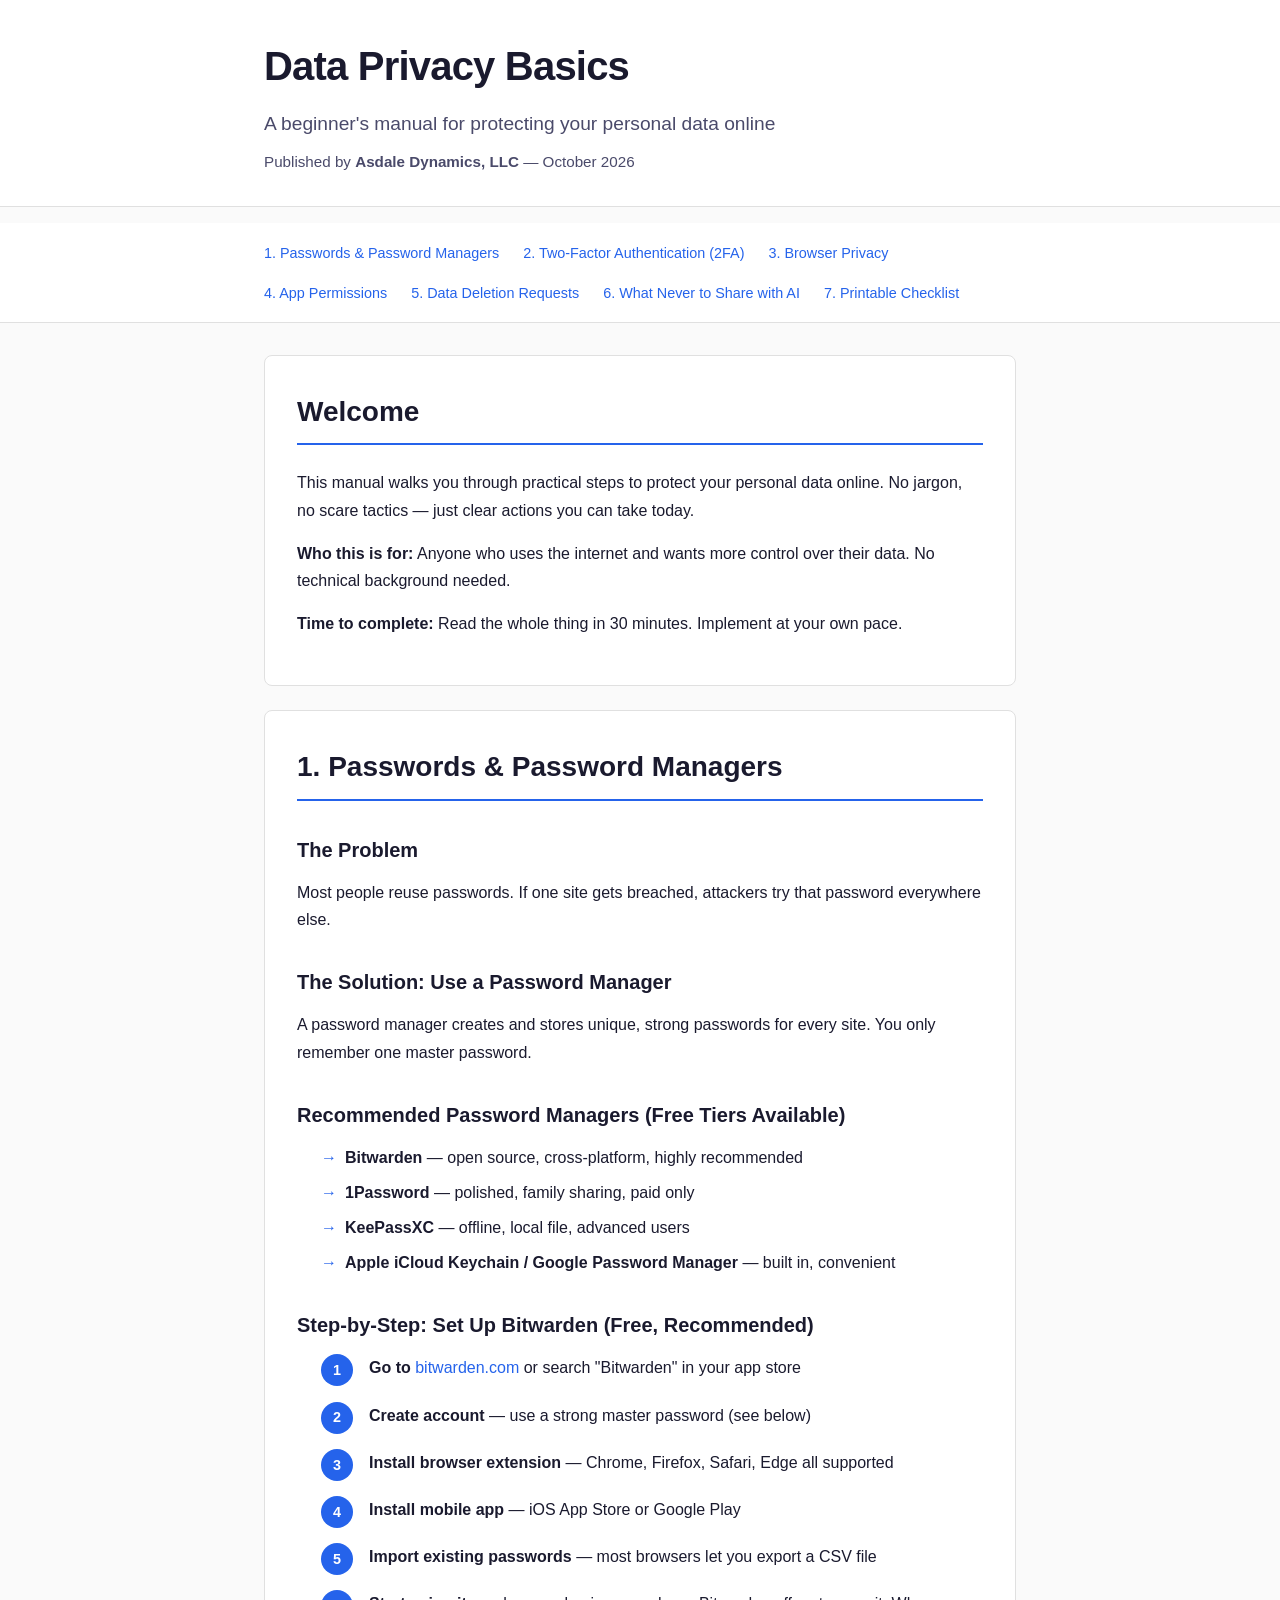
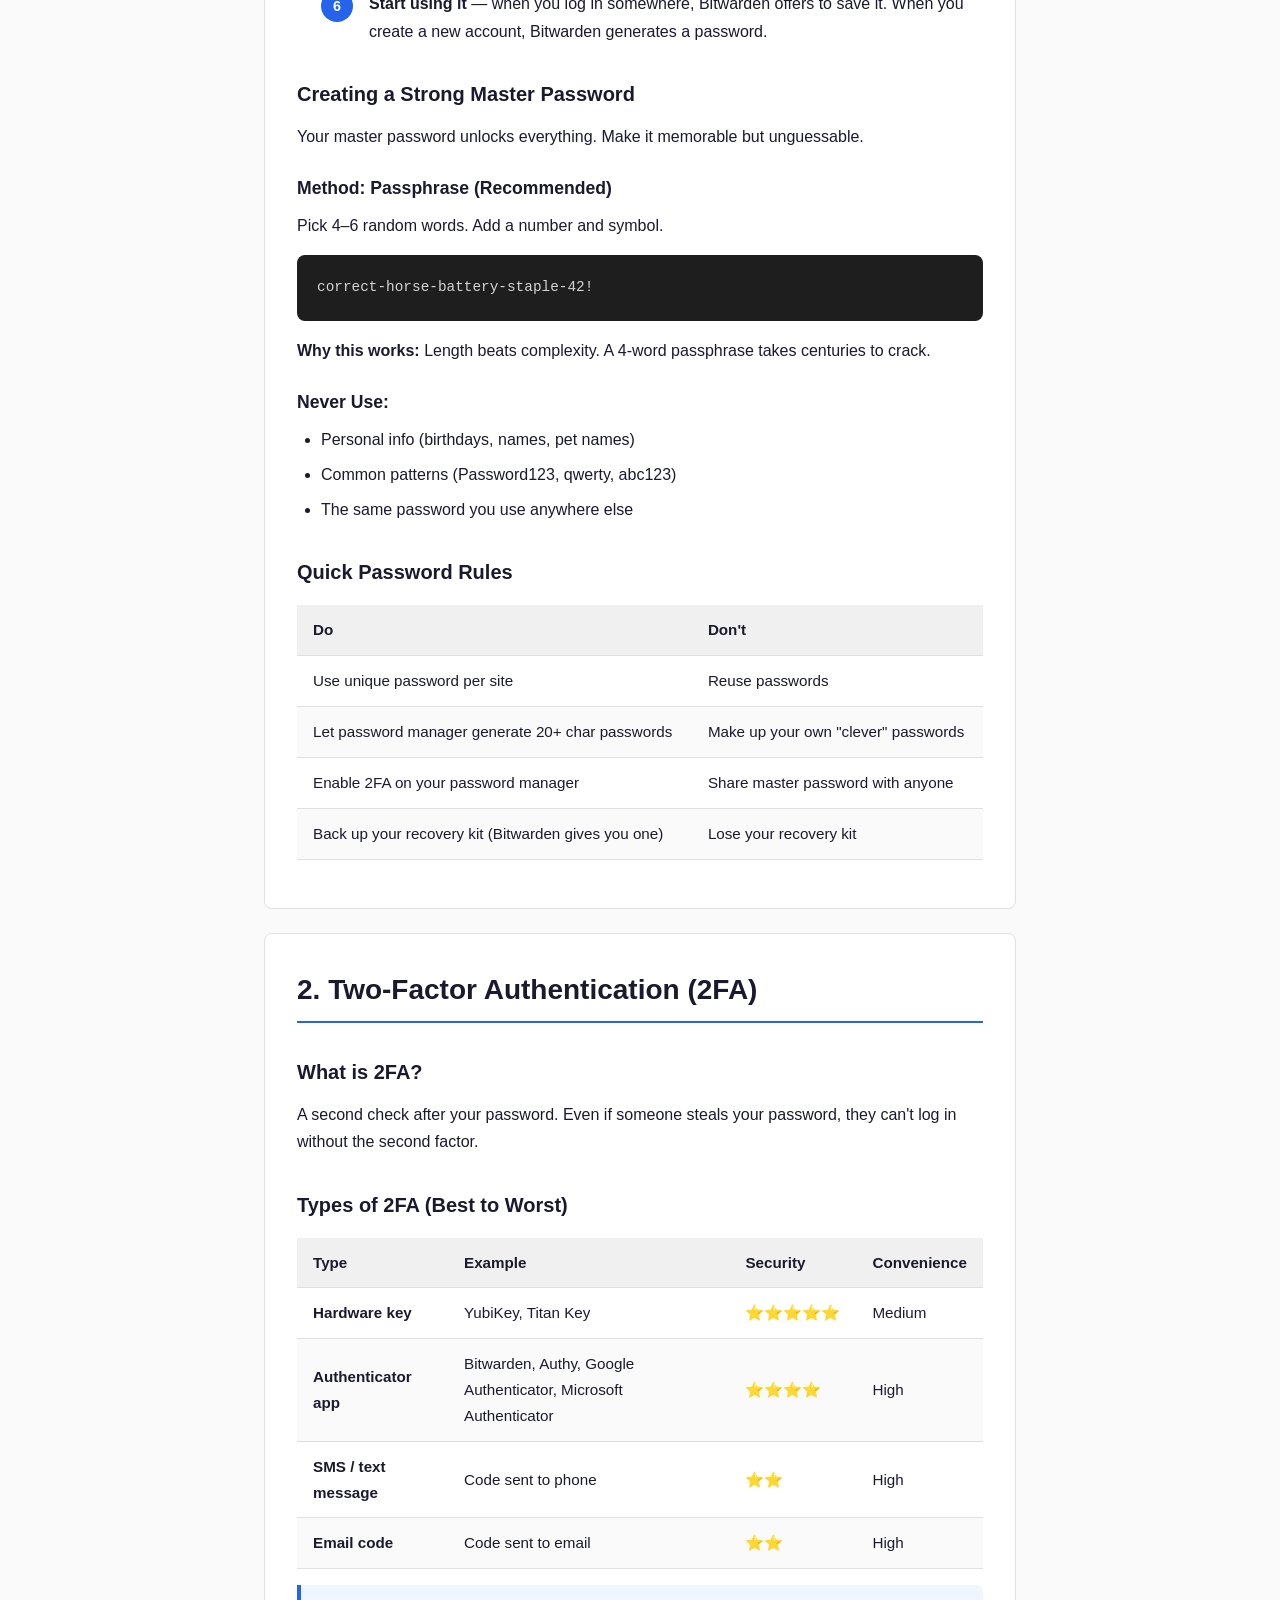
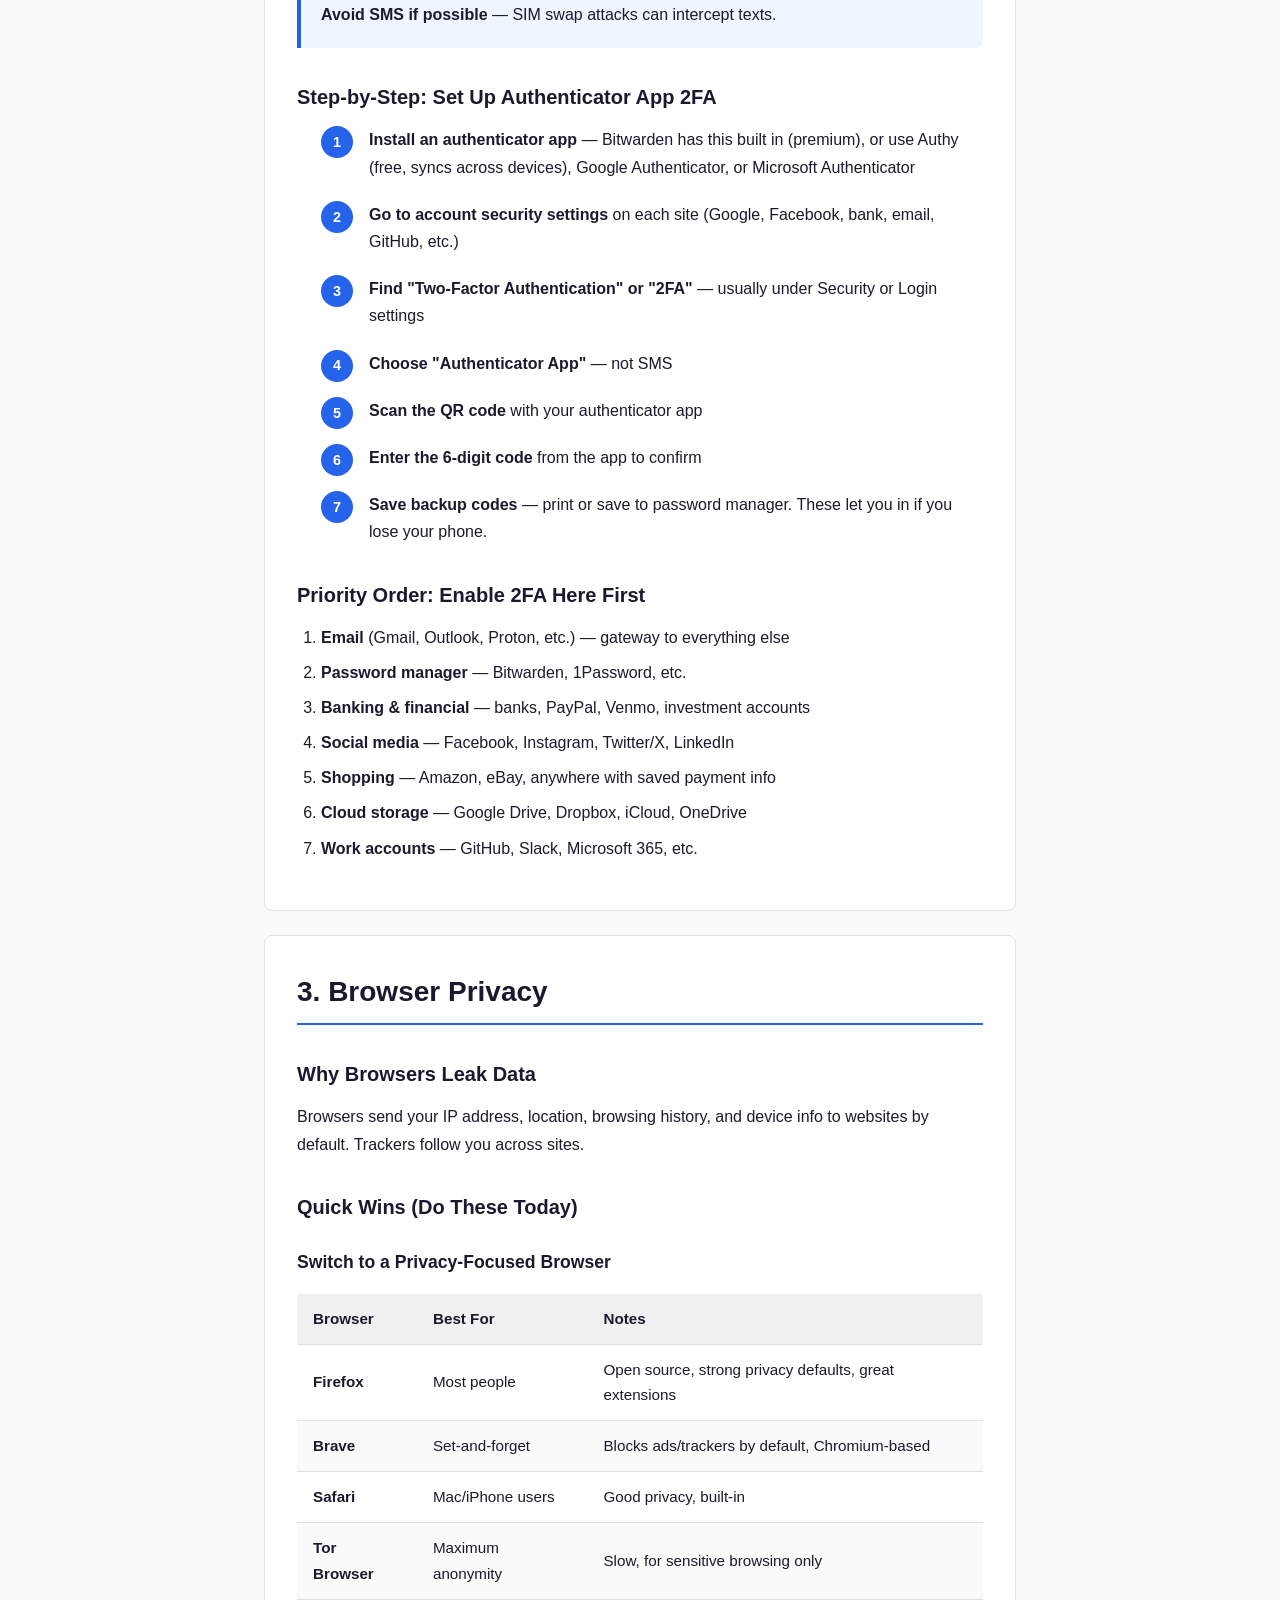
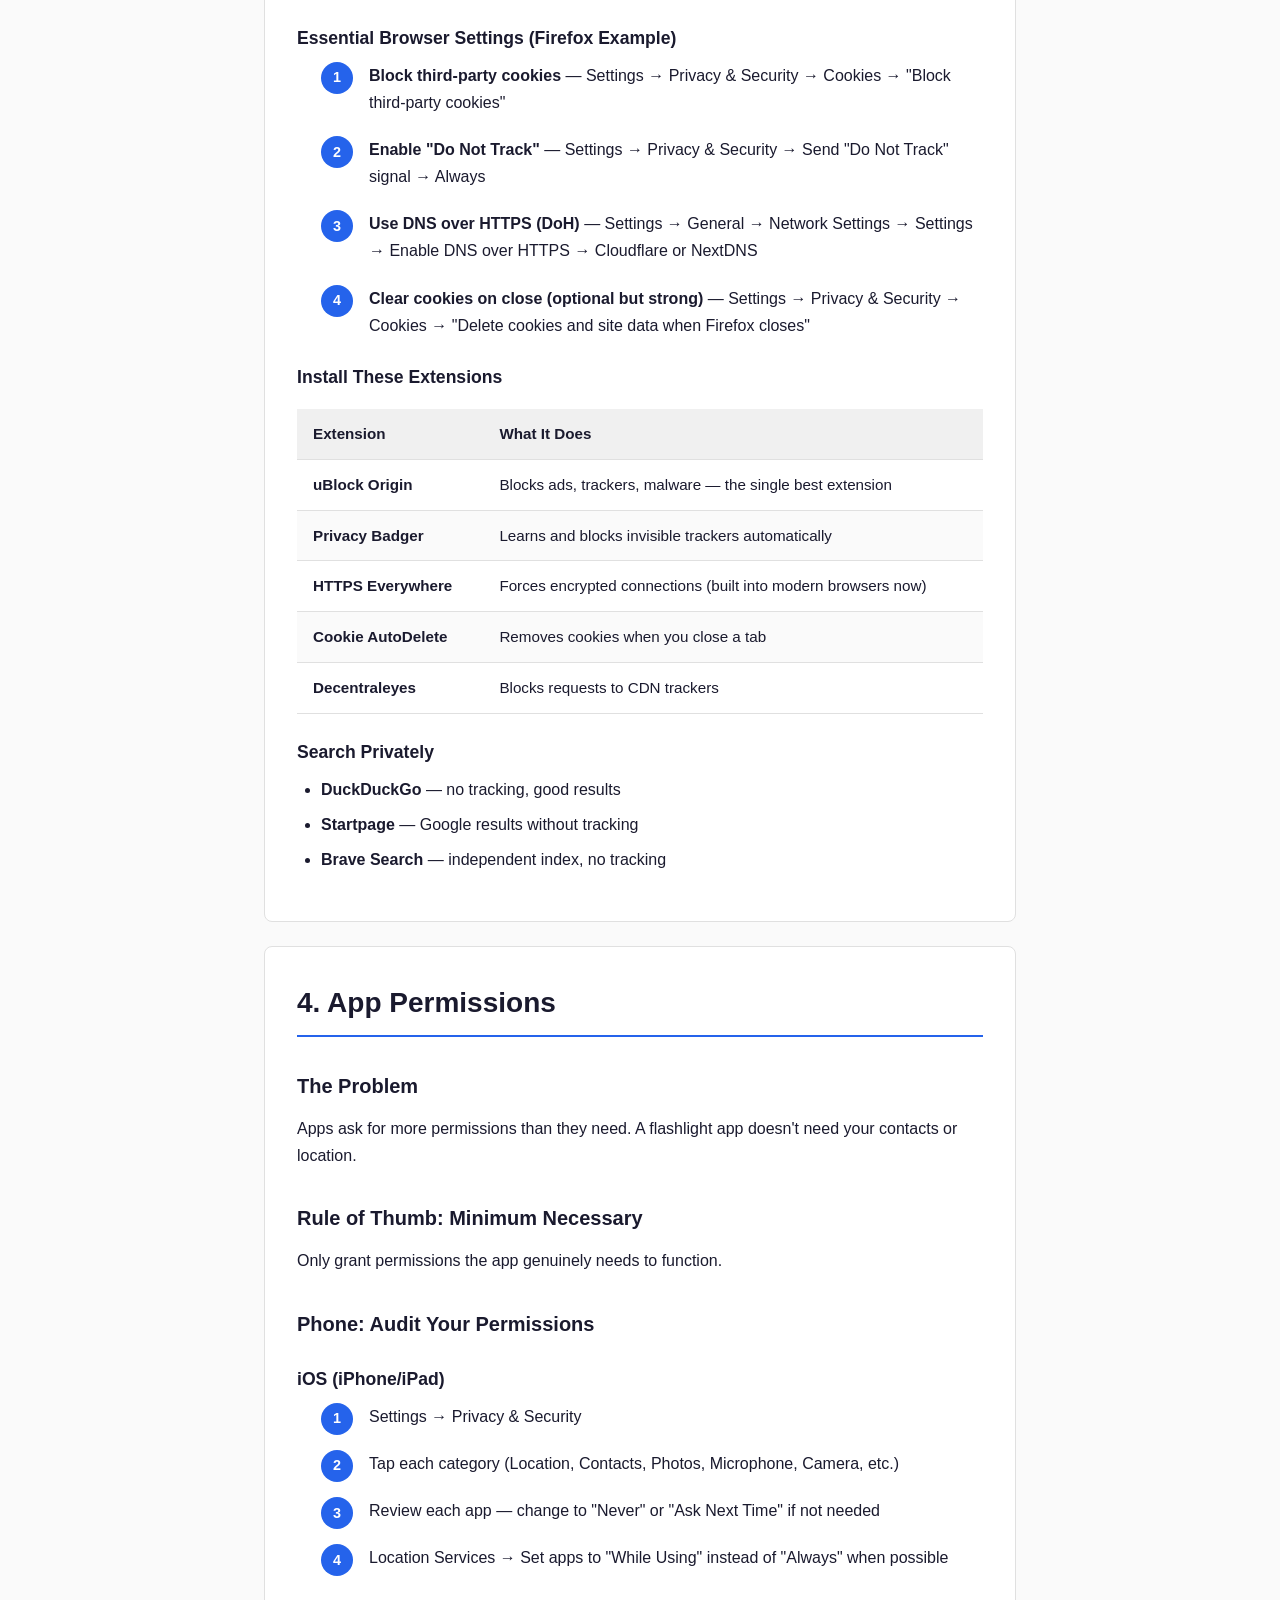
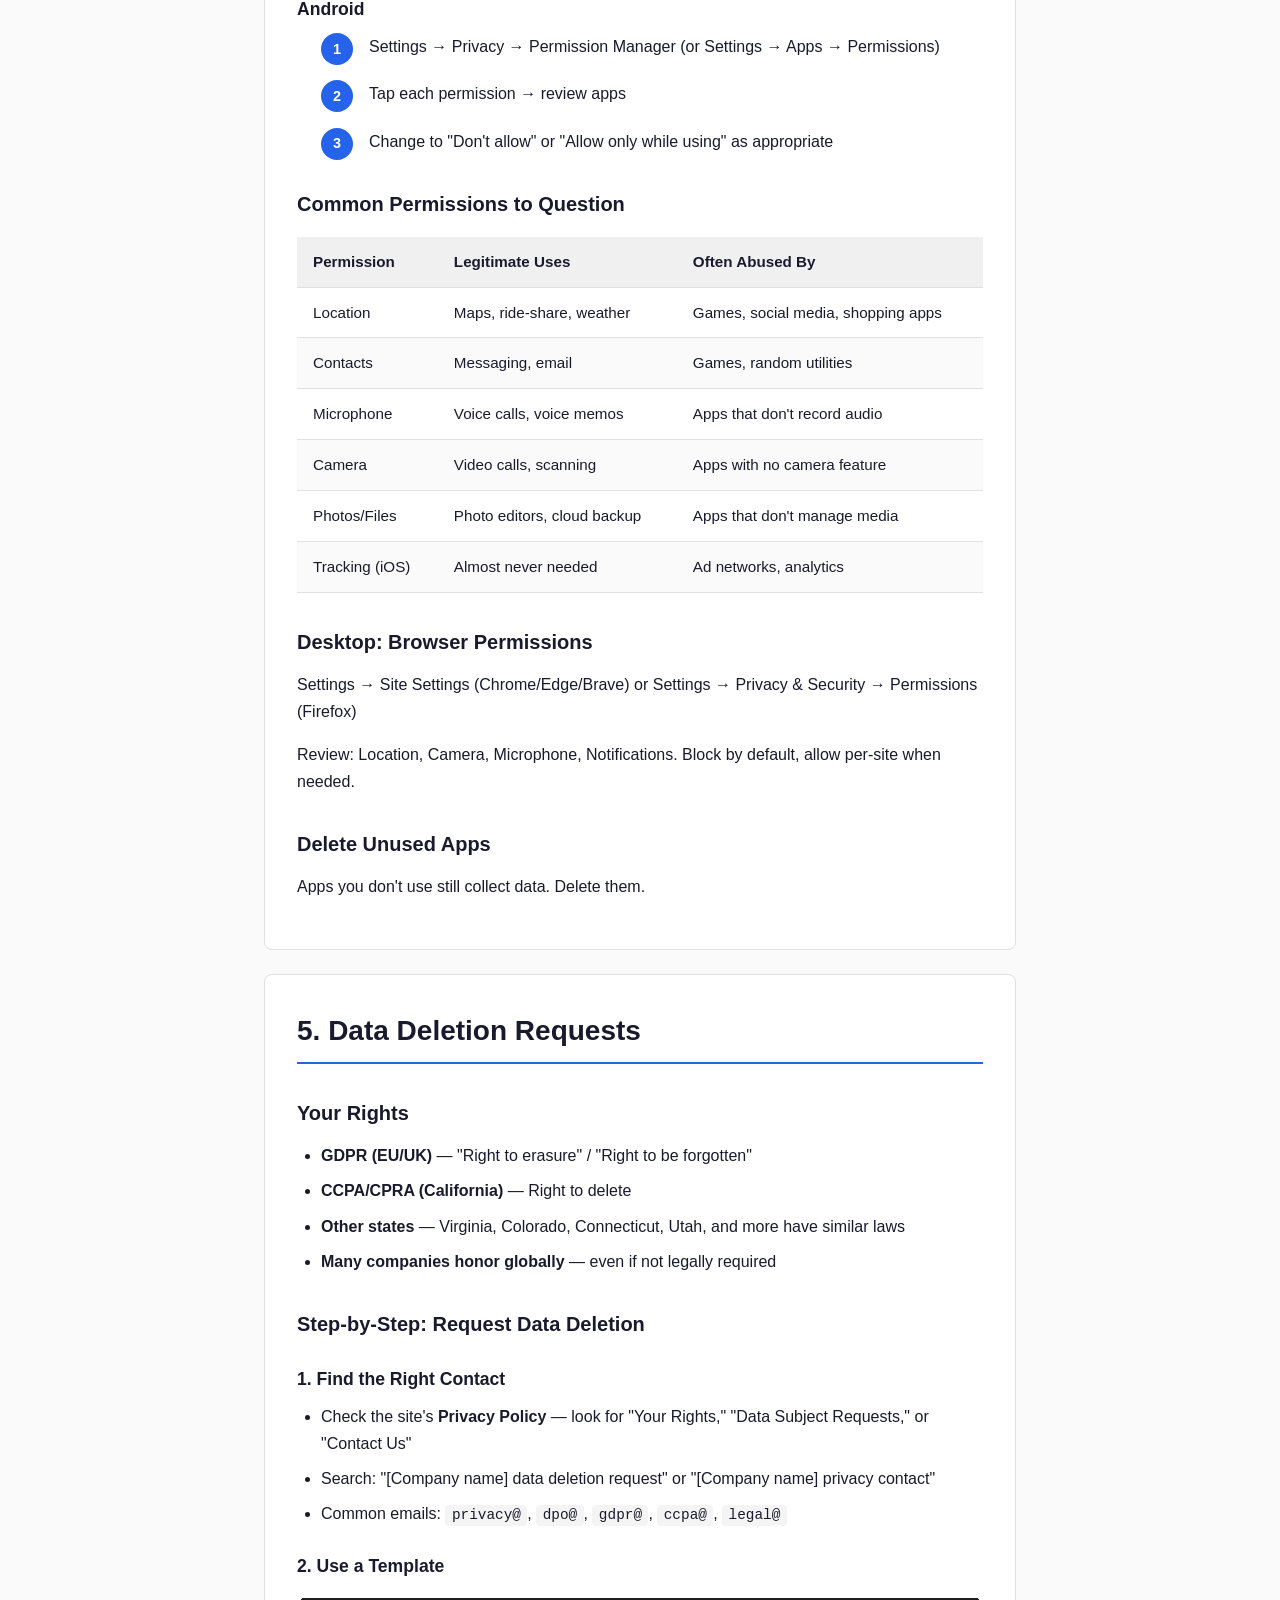
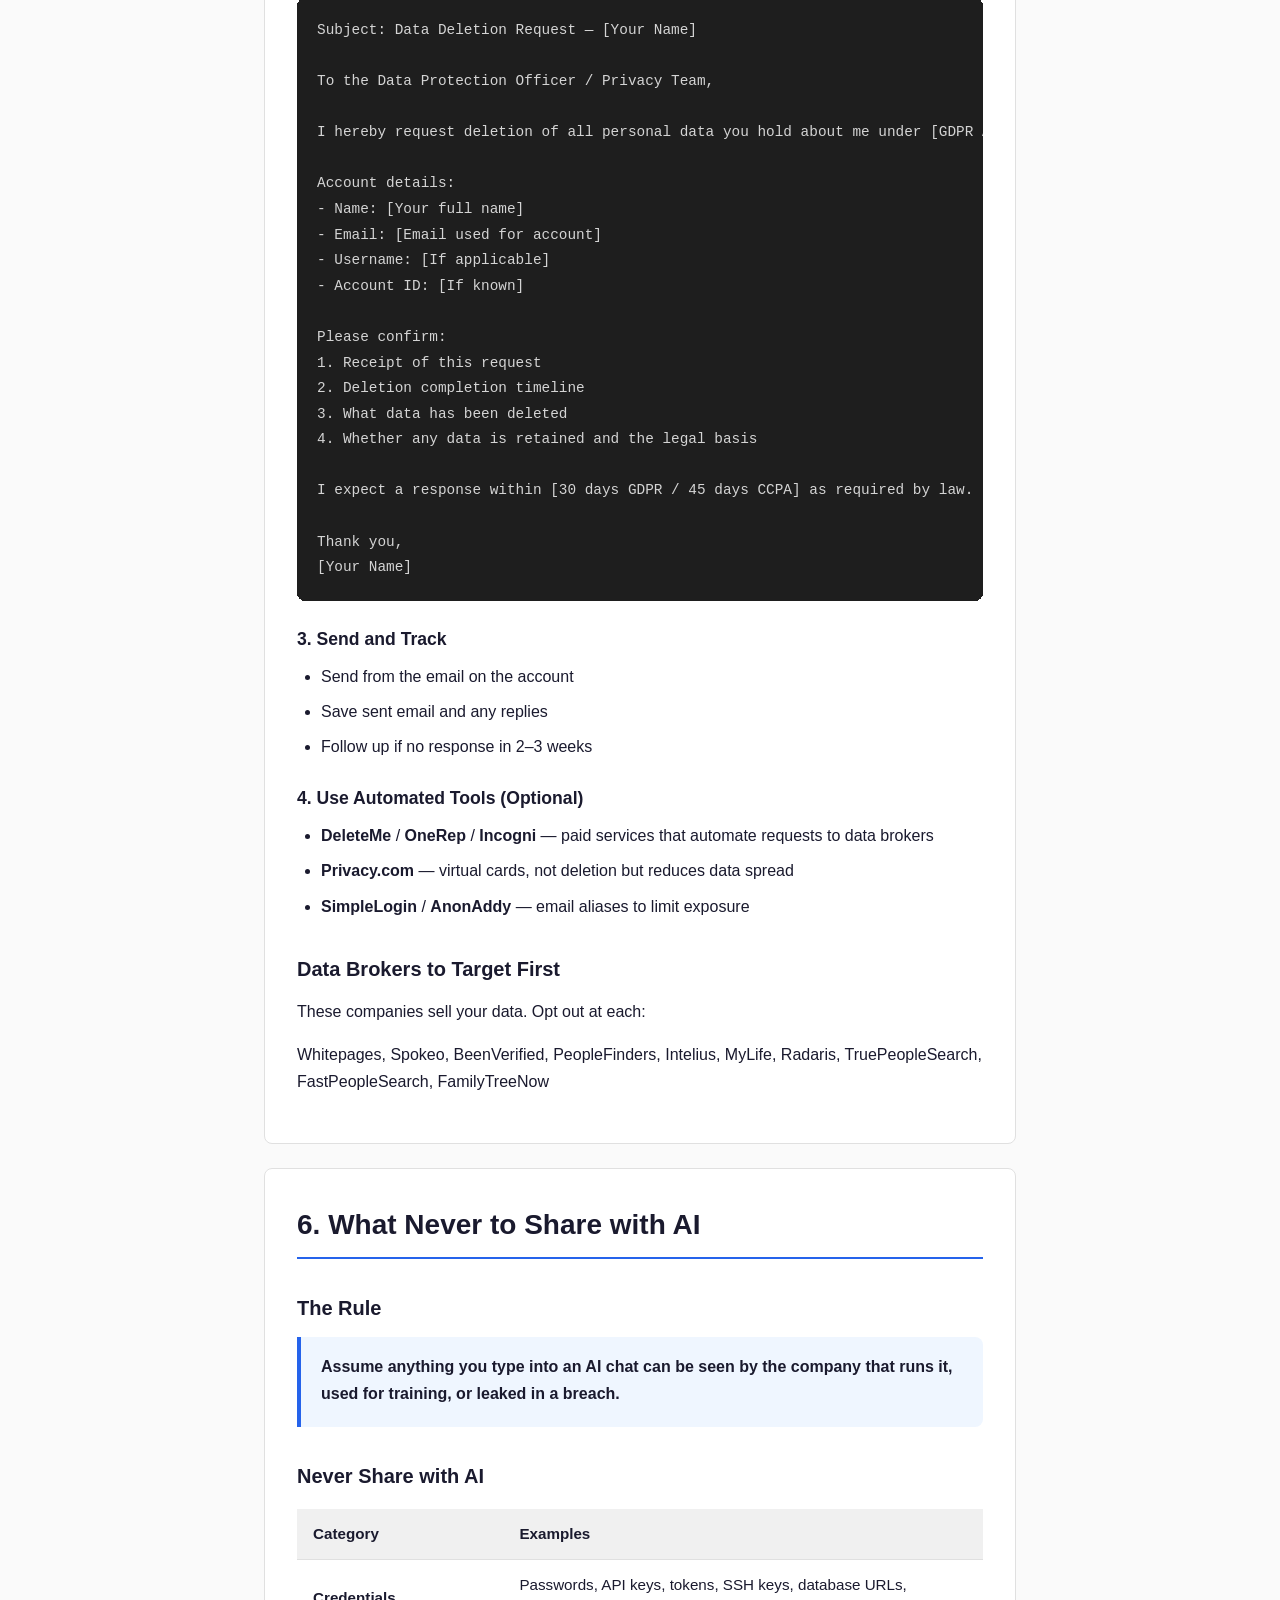
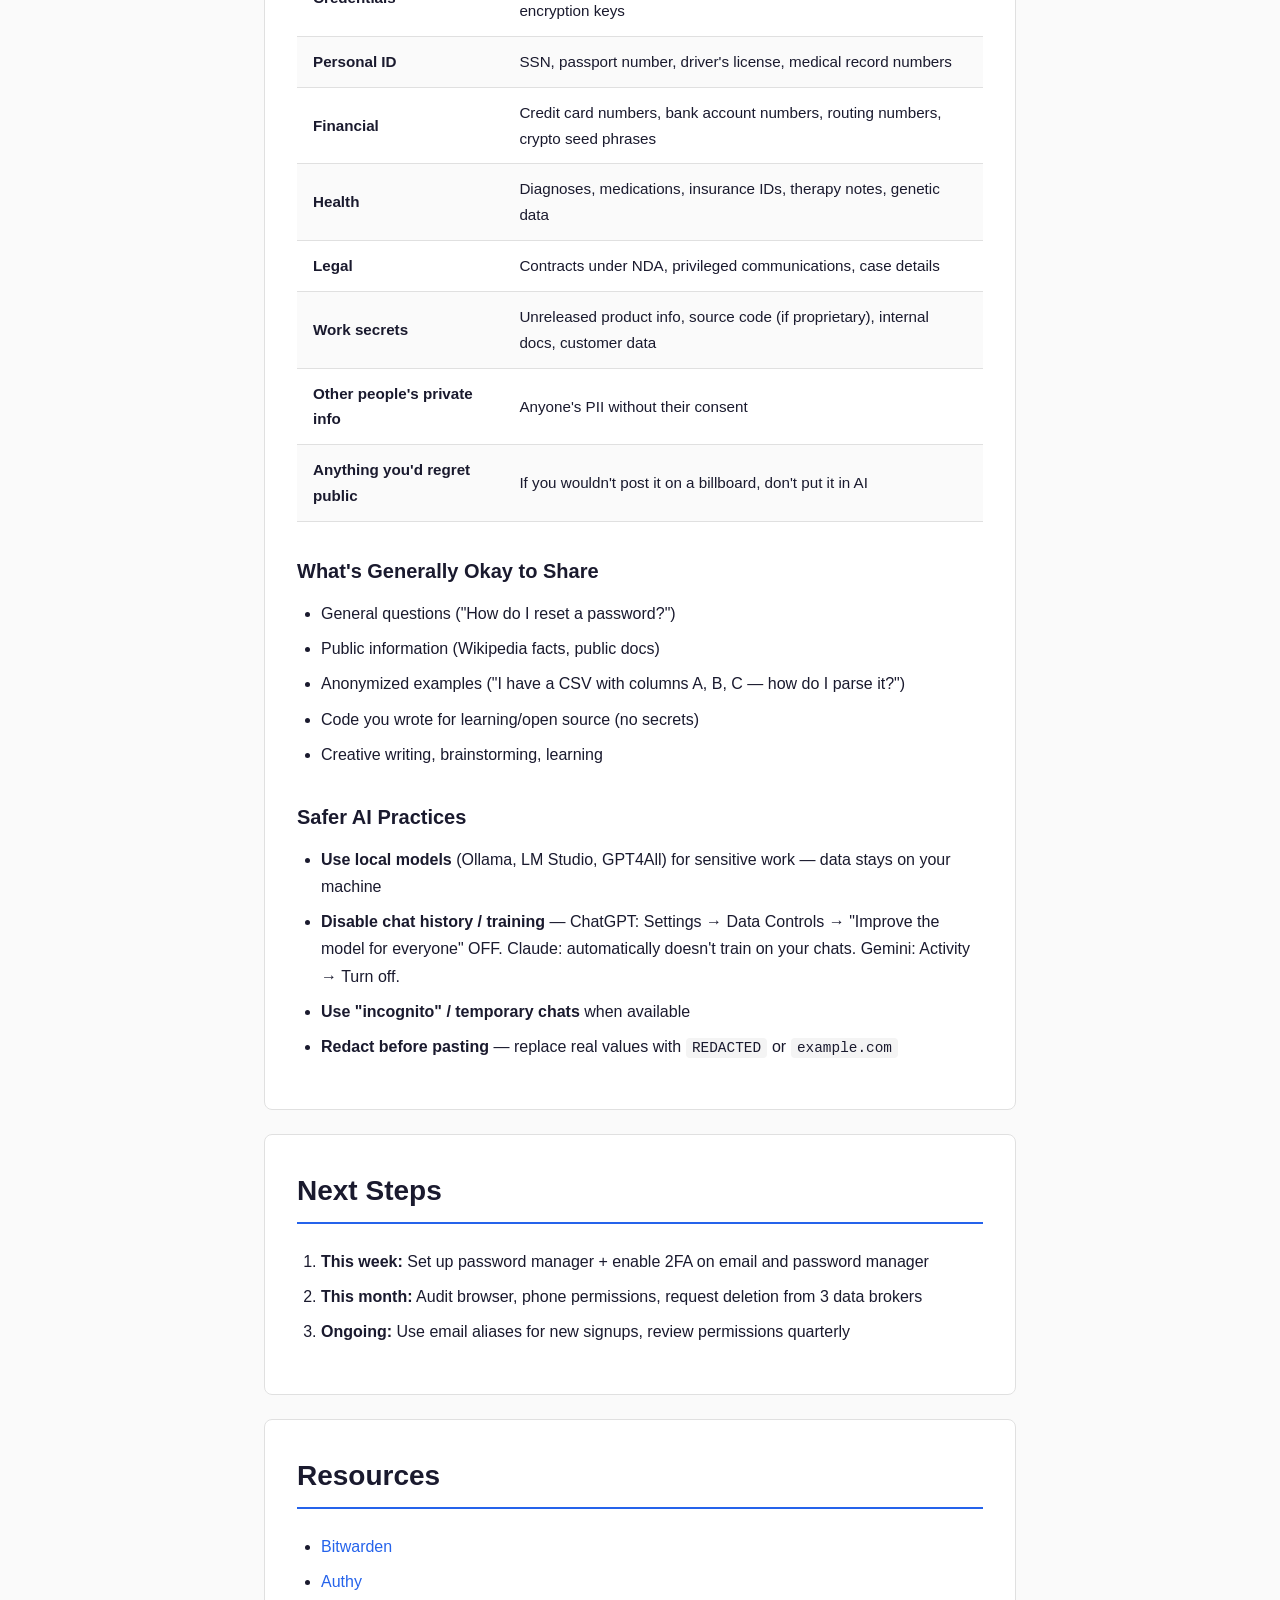
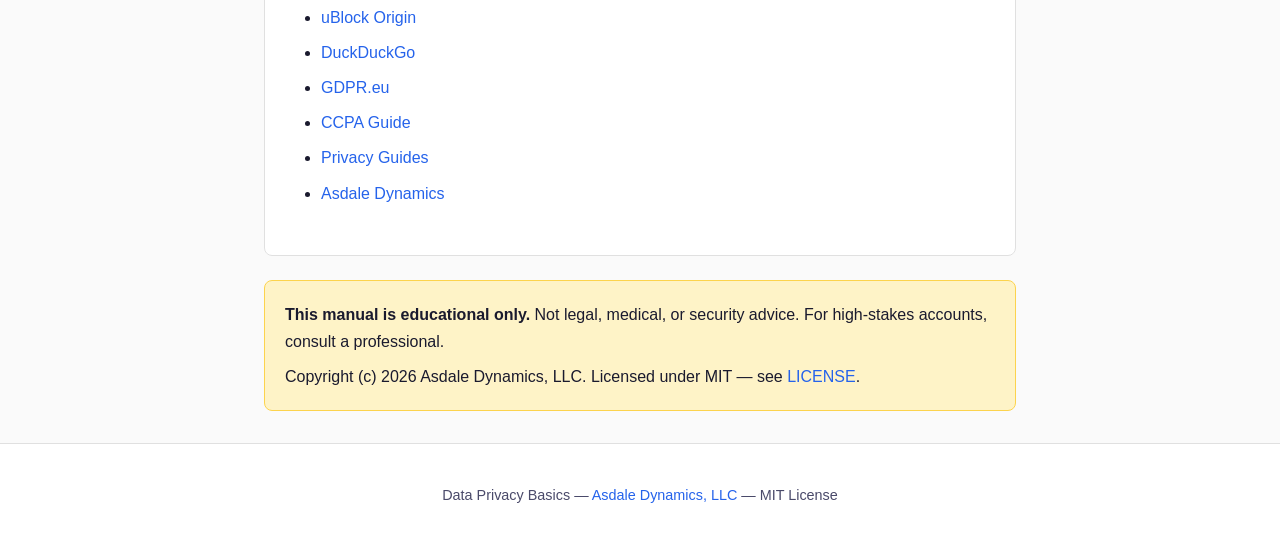
<file: site/index.html>
<!DOCTYPE html>
<html lang="en">
<head>
  <meta charset="UTF-8">
  <meta name="viewport" content="width=device-width, initial-scale=1.0">
  <meta name="description" content="Data Privacy Basics — A beginner's manual for protecting personal data online. Passwords, 2FA, browser privacy, app permissions, data deletion, and AI privacy.">
  <title>Data Privacy Basics — Asdale Dynamics, LLC</title>
  <link rel="stylesheet" href="assets/style.css">
</head>
<body>
  <header class="site-header">
    <div class="container">
      <h1>Data Privacy Basics</h1>
      <p class="subtitle">A beginner's manual for protecting your personal data online</p>
      <p class="credit">Published by <strong>Asdale Dynamics, LLC</strong> — October 2026</p>
    </div>
  </header>

  <nav class="toc" aria-label="Table of Contents">
    <div class="container">
      <ul>
        <li><a href="#passwords">1. Passwords & Password Managers</a></li>
        <li><a href="#2fa">2. Two-Factor Authentication (2FA)</a></li>
        <li><a href="#browser">3. Browser Privacy</a></li>
        <li><a href="#apps">4. App Permissions</a></li>
        <li><a href="#deletion">5. Data Deletion Requests</a></li>
        <li><a href="#ai">6. What Never to Share with AI</a></li>
        <li><a href="checklist.html">7. Printable Checklist</a></li>
      </ul>
    </div>
  </nav>

  <main class="container">
    <section id="intro" class="section">
      <h2>Welcome</h2>
      <p>This manual walks you through practical steps to protect your personal data online. No jargon, no scare tactics — just clear actions you can take today.</p>
      <p><strong>Who this is for:</strong> Anyone who uses the internet and wants more control over their data. No technical background needed.</p>
      <p><strong>Time to complete:</strong> Read the whole thing in 30 minutes. Implement at your own pace.</p>
    </section>

    <section id="passwords" class="section">
      <h2>1. Passwords & Password Managers</h2>

      <h3>The Problem</h3>
      <p>Most people reuse passwords. If one site gets breached, attackers try that password everywhere else.</p>

      <h3>The Solution: Use a Password Manager</h3>
      <p>A password manager creates and stores unique, strong passwords for every site. You only remember one master password.</p>

      <h3>Recommended Password Managers (Free Tiers Available)</h3>
      <ul class="recommendations">
        <li><strong>Bitwarden</strong> — open source, cross-platform, highly recommended</li>
        <li><strong>1Password</strong> — polished, family sharing, paid only</li>
        <li><strong>KeePassXC</strong> — offline, local file, advanced users</li>
        <li><strong>Apple iCloud Keychain / Google Password Manager</strong> — built in, convenient</li>
      </ul>

      <h3>Step-by-Step: Set Up Bitwarden (Free, Recommended)</h3>
      <ol class="steps">
        <li><strong>Go to</strong> <a href="https://bitwarden.com" target="_blank" rel="noopener">bitwarden.com</a> or search "Bitwarden" in your app store</li>
        <li><strong>Create account</strong> — use a strong master password (see below)</li>
        <li><strong>Install browser extension</strong> — Chrome, Firefox, Safari, Edge all supported</li>
        <li><strong>Install mobile app</strong> — iOS App Store or Google Play</li>
        <li><strong>Import existing passwords</strong> — most browsers let you export a CSV file</li>
        <li><strong>Start using it</strong> — when you log in somewhere, Bitwarden offers to save it. When you create a new account, Bitwarden generates a password.</li>
      </ol>

      <h3>Creating a Strong Master Password</h3>
      <p>Your master password unlocks everything. Make it memorable but unguessable.</p>
      
      <h4>Method: Passphrase (Recommended)</h4>
      <p>Pick 4–6 random words. Add a number and symbol.</p>
      <pre><code>correct-horse-battery-staple-42!</code></pre>
      <p><strong>Why this works:</strong> Length beats complexity. A 4-word passphrase takes centuries to crack.</p>

      <h4>Never Use:</h4>
      <ul>
        <li>Personal info (birthdays, names, pet names)</li>
        <li>Common patterns (Password123, qwerty, abc123)</li>
        <li>The same password you use anywhere else</li>
      </ul>

      <h3>Quick Password Rules</h3>
      <table>
        <thead>
          <tr><th>Do</th><th>Don't</th></tr>
        </thead>
        <tbody>
          <tr><td>Use unique password per site</td><td>Reuse passwords</td></tr>
          <tr><td>Let password manager generate 20+ char passwords</td><td>Make up your own "clever" passwords</td></tr>
          <tr><td>Enable 2FA on your password manager</td><td>Share master password with anyone</td></tr>
          <tr><td>Back up your recovery kit (Bitwarden gives you one)</td><td>Lose your recovery kit</td></tr>
        </tbody>
      </table>
    </section>

    <section id="2fa" class="section">
      <h2>2. Two-Factor Authentication (2FA)</h2>

      <h3>What is 2FA?</h3>
      <p>A second check after your password. Even if someone steals your password, they can't log in without the second factor.</p>

      <h3>Types of 2FA (Best to Worst)</h3>
      <table>
        <thead>
          <tr><th>Type</th><th>Example</th><th>Security</th><th>Convenience</th></tr>
        </thead>
        <tbody>
          <tr><td><strong>Hardware key</strong></td><td>YubiKey, Titan Key</td><td>⭐⭐⭐⭐⭐</td><td>Medium</td></tr>
          <tr><td><strong>Authenticator app</strong></td><td>Bitwarden, Authy, Google Authenticator, Microsoft Authenticator</td><td>⭐⭐⭐⭐</td><td>High</td></tr>
          <tr><td><strong>SMS / text message</strong></td><td>Code sent to phone</td><td>⭐⭐</td><td>High</td></tr>
          <tr><td><strong>Email code</strong></td><td>Code sent to email</td><td>⭐⭐</td><td>High</td></tr>
        </tbody>
      </table>
      <p class="note"><strong>Avoid SMS if possible</strong> — SIM swap attacks can intercept texts.</p>

      <h3>Step-by-Step: Set Up Authenticator App 2FA</h3>
      <ol class="steps">
        <li><strong>Install an authenticator app</strong> — Bitwarden has this built in (premium), or use Authy (free, syncs across devices), Google Authenticator, or Microsoft Authenticator</li>
        <li><strong>Go to account security settings</strong> on each site (Google, Facebook, bank, email, GitHub, etc.)</li>
        <li><strong>Find "Two-Factor Authentication" or "2FA"</strong> — usually under Security or Login settings</li>
        <li><strong>Choose "Authenticator App"</strong> — not SMS</li>
        <li><strong>Scan the QR code</strong> with your authenticator app</li>
        <li><strong>Enter the 6-digit code</strong> from the app to confirm</li>
        <li><strong>Save backup codes</strong> — print or save to password manager. These let you in if you lose your phone.</li>
      </ol>

      <h3>Priority Order: Enable 2FA Here First</h3>
      <ol>
        <li><strong>Email</strong> (Gmail, Outlook, Proton, etc.) — gateway to everything else</li>
        <li><strong>Password manager</strong> — Bitwarden, 1Password, etc.</li>
        <li><strong>Banking & financial</strong> — banks, PayPal, Venmo, investment accounts</li>
        <li><strong>Social media</strong> — Facebook, Instagram, Twitter/X, LinkedIn</li>
        <li><strong>Shopping</strong> — Amazon, eBay, anywhere with saved payment info</li>
        <li><strong>Cloud storage</strong> — Google Drive, Dropbox, iCloud, OneDrive</li>
        <li><strong>Work accounts</strong> — GitHub, Slack, Microsoft 365, etc.</li>
      </ol>
    </section>

    <section id="browser" class="section">
      <h2>3. Browser Privacy</h2>

      <h3>Why Browsers Leak Data</h3>
      <p>Browsers send your IP address, location, browsing history, and device info to websites by default. Trackers follow you across sites.</p>

      <h3>Quick Wins (Do These Today)</h3>

      <h4>Switch to a Privacy-Focused Browser</h4>
      <table>
        <thead>
          <tr><th>Browser</th><th>Best For</th><th>Notes</th></tr>
        </thead>
        <tbody>
          <tr><td><strong>Firefox</strong></td><td>Most people</td><td>Open source, strong privacy defaults, great extensions</td></tr>
          <tr><td><strong>Brave</strong></td><td>Set-and-forget</td><td>Blocks ads/trackers by default, Chromium-based</td></tr>
          <tr><td><strong>Safari</strong></td><td>Mac/iPhone users</td><td>Good privacy, built-in</td></tr>
          <tr><td><strong>Tor Browser</strong></td><td>Maximum anonymity</td><td>Slow, for sensitive browsing only</td></tr>
        </tbody>
      </table>

      <h4>Essential Browser Settings (Firefox Example)</h4>
      <ol class="steps">
        <li><strong>Block third-party cookies</strong> — Settings → Privacy & Security → Cookies → "Block third-party cookies"</li>
        <li><strong>Enable "Do Not Track"</strong> — Settings → Privacy & Security → Send "Do Not Track" signal → Always</li>
        <li><strong>Use DNS over HTTPS (DoH)</strong> — Settings → General → Network Settings → Settings → Enable DNS over HTTPS → Cloudflare or NextDNS</li>
        <li><strong>Clear cookies on close (optional but strong)</strong> — Settings → Privacy & Security → Cookies → "Delete cookies and site data when Firefox closes"</li>
      </ol>

      <h4>Install These Extensions</h4>
      <table>
        <thead>
          <tr><th>Extension</th><th>What It Does</th></tr>
        </thead>
        <tbody>
          <tr><td><strong>uBlock Origin</strong></td><td>Blocks ads, trackers, malware — the single best extension</td></tr>
          <tr><td><strong>Privacy Badger</strong></td><td>Learns and blocks invisible trackers automatically</td></tr>
          <tr><td><strong>HTTPS Everywhere</strong></td><td>Forces encrypted connections (built into modern browsers now)</td></tr>
          <tr><td><strong>Cookie AutoDelete</strong></td><td>Removes cookies when you close a tab</td></tr>
          <tr><td><strong>Decentraleyes</strong></td><td>Blocks requests to CDN trackers</td></tr>
        </tbody>
      </table>

      <h4>Search Privately</h4>
      <ul>
        <li><strong>DuckDuckGo</strong> — no tracking, good results</li>
        <li><strong>Startpage</strong> — Google results without tracking</li>
        <li><strong>Brave Search</strong> — independent index, no tracking</li>
      </ul>
    </section>

    <section id="apps" class="section">
      <h2>4. App Permissions</h2>

      <h3>The Problem</h3>
      <p>Apps ask for more permissions than they need. A flashlight app doesn't need your contacts or location.</p>

      <h3>Rule of Thumb: Minimum Necessary</h3>
      <p>Only grant permissions the app genuinely needs to function.</p>

      <h3>Phone: Audit Your Permissions</h3>

      <h4>iOS (iPhone/iPad)</h4>
      <ol class="steps">
        <li>Settings → Privacy & Security</li>
        <li>Tap each category (Location, Contacts, Photos, Microphone, Camera, etc.)</li>
        <li>Review each app — change to "Never" or "Ask Next Time" if not needed</li>
        <li>Location Services → Set apps to "While Using" instead of "Always" when possible</li>
      </ol>

      <h4>Android</h4>
      <ol class="steps">
        <li>Settings → Privacy → Permission Manager (or Settings → Apps → Permissions)</li>
        <li>Tap each permission → review apps</li>
        <li>Change to "Don't allow" or "Allow only while using" as appropriate</li>
      </ol>

      <h3>Common Permissions to Question</h3>
      <table>
        <thead>
          <tr><th>Permission</th><th>Legitimate Uses</th><th>Often Abused By</th></tr>
        </thead>
        <tbody>
          <tr><td>Location</td><td>Maps, ride-share, weather</td><td>Games, social media, shopping apps</td></tr>
          <tr><td>Contacts</td><td>Messaging, email</td><td>Games, random utilities</td></tr>
          <tr><td>Microphone</td><td>Voice calls, voice memos</td><td>Apps that don't record audio</td></tr>
          <tr><td>Camera</td><td>Video calls, scanning</td><td>Apps with no camera feature</td></tr>
          <tr><td>Photos/Files</td><td>Photo editors, cloud backup</td><td>Apps that don't manage media</td></tr>
          <tr><td>Tracking (iOS)</td><td>Almost never needed</td><td>Ad networks, analytics</td></tr>
        </tbody>
      </table>

      <h3>Desktop: Browser Permissions</h3>
      <p>Settings → Site Settings (Chrome/Edge/Brave) or Settings → Privacy & Security → Permissions (Firefox)</p>
      <p>Review: Location, Camera, Microphone, Notifications. Block by default, allow per-site when needed.</p>

      <h3>Delete Unused Apps</h3>
      <p>Apps you don't use still collect data. Delete them.</p>
    </section>

    <section id="deletion" class="section">
      <h2>5. Data Deletion Requests</h2>

      <h3>Your Rights</h3>
      <ul>
        <li><strong>GDPR (EU/UK)</strong> — "Right to erasure" / "Right to be forgotten"</li>
        <li><strong>CCPA/CPRA (California)</strong> — Right to delete</li>
        <li><strong>Other states</strong> — Virginia, Colorado, Connecticut, Utah, and more have similar laws</li>
        <li><strong>Many companies honor globally</strong> — even if not legally required</li>
      </ul>

      <h3>Step-by-Step: Request Data Deletion</h3>

      <h4>1. Find the Right Contact</h4>
      <ul>
        <li>Check the site's <strong>Privacy Policy</strong> — look for "Your Rights," "Data Subject Requests," or "Contact Us"</li>
        <li>Search: "[Company name] data deletion request" or "[Company name] privacy contact"</li>
        <li>Common emails: <code>privacy@</code>, <code>dpo@</code>, <code>gdpr@</code>, <code>ccpa@</code>, <code>legal@</code></li>
      </ul>

      <h4>2. Use a Template</h4>
      <pre><code>Subject: Data Deletion Request — [Your Name]

To the Data Protection Officer / Privacy Team,

I hereby request deletion of all personal data you hold about me under [GDPR Article 17 / CCPA Section 1798.105 / applicable law].

Account details:
- Name: [Your full name]
- Email: [Email used for account]
- Username: [If applicable]
- Account ID: [If known]

Please confirm:
1. Receipt of this request
2. Deletion completion timeline
3. What data has been deleted
4. Whether any data is retained and the legal basis

I expect a response within [30 days GDPR / 45 days CCPA] as required by law.

Thank you,
[Your Name]</code></pre>

      <h4>3. Send and Track</h4>
      <ul>
        <li>Send from the email on the account</li>
        <li>Save sent email and any replies</li>
        <li>Follow up if no response in 2–3 weeks</li>
      </ul>

      <h4>4. Use Automated Tools (Optional)</h4>
      <ul>
        <li><strong>DeleteMe</strong> / <strong>OneRep</strong> / <strong>Incogni</strong> — paid services that automate requests to data brokers</li>
        <li><strong>Privacy.com</strong> — virtual cards, not deletion but reduces data spread</li>
        <li><strong>SimpleLogin</strong> / <strong>AnonAddy</strong> — email aliases to limit exposure</li>
      </ul>

      <h3>Data Brokers to Target First</h3>
      <p>These companies sell your data. Opt out at each:</p>
      <p>Whitepages, Spokeo, BeenVerified, PeopleFinders, Intelius, MyLife, Radaris, TruePeopleSearch, FastPeopleSearch, FamilyTreeNow</p>
    </section>

    <section id="ai" class="section">
      <h2>6. What Never to Share with AI</h2>

      <h3>The Rule</h3>
      <p class="note"><strong>Assume anything you type into an AI chat can be seen by the company that runs it, used for training, or leaked in a breach.</strong></p>

      <h3>Never Share with AI</h3>
      <table>
        <thead>
          <tr><th>Category</th><th>Examples</th></tr>
        </thead>
        <tbody>
          <tr><td><strong>Credentials</strong></td><td>Passwords, API keys, tokens, SSH keys, database URLs, encryption keys</td></tr>
          <tr><td><strong>Personal ID</strong></td><td>SSN, passport number, driver's license, medical record numbers</td></tr>
          <tr><td><strong>Financial</strong></td><td>Credit card numbers, bank account numbers, routing numbers, crypto seed phrases</td></tr>
          <tr><td><strong>Health</strong></td><td>Diagnoses, medications, insurance IDs, therapy notes, genetic data</td></tr>
          <tr><td><strong>Legal</strong></td><td>Contracts under NDA, privileged communications, case details</td></tr>
          <tr><td><strong>Work secrets</strong></td><td>Unreleased product info, source code (if proprietary), internal docs, customer data</td></tr>
          <tr><td><strong>Other people's private info</strong></td><td>Anyone's PII without their consent</td></tr>
          <tr><td><strong>Anything you'd regret public</strong></td><td>If you wouldn't post it on a billboard, don't put it in AI</td></tr>
        </tbody>
      </table>

      <h3>What's Generally Okay to Share</h3>
      <ul>
        <li>General questions ("How do I reset a password?")</li>
        <li>Public information (Wikipedia facts, public docs)</li>
        <li>Anonymized examples ("I have a CSV with columns A, B, C — how do I parse it?")</li>
        <li>Code you wrote for learning/open source (no secrets)</li>
        <li>Creative writing, brainstorming, learning</li>
      </ul>

      <h3>Safer AI Practices</h3>
      <ul>
        <li><strong>Use local models</strong> (Ollama, LM Studio, GPT4All) for sensitive work — data stays on your machine</li>
        <li><strong>Disable chat history / training</strong> — ChatGPT: Settings → Data Controls → "Improve the model for everyone" OFF. Claude: automatically doesn't train on your chats. Gemini: Activity → Turn off.</li>
        <li><strong>Use "incognito" / temporary chats</strong> when available</li>
        <li><strong>Redact before pasting</strong> — replace real values with <code>REDACTED</code> or <code>example.com</code></li>
      </ul>
    </section>

    <section id="next-steps" class="section">
      <h2>Next Steps</h2>
      <ol>
        <li><strong>This week:</strong> Set up password manager + enable 2FA on email and password manager</li>
        <li><strong>This month:</strong> Audit browser, phone permissions, request deletion from 3 data brokers</li>
        <li><strong>Ongoing:</strong> Use email aliases for new signups, review permissions quarterly</li>
      </ol>
    </section>

    <section id="resources" class="section">
      <h2>Resources</h2>
      <ul>
        <li><a href="https://bitwarden.com" target="_blank" rel="noopener">Bitwarden</a></li>
        <li><a href="https://authy.com" target="_blank" rel="noopener">Authy</a></li>
        <li><a href="https://ublockorigin.com" target="_blank" rel="noopener">uBlock Origin</a></li>
        <li><a href="https://duckduckgo.com" target="_blank" rel="noopener">DuckDuckGo</a></li>
        <li><a href="https://gdpr.eu" target="_blank" rel="noopener">GDPR.eu</a></li>
        <li><a href="https://oag.ca.gov/privacy/ccpa" target="_blank" rel="noopener">CCPA Guide</a></li>
        <li><a href="https://privacyguides.org" target="_blank" rel="noopener">Privacy Guides</a></li>
        <li><a href="https://dylanasdale.github.io" target="_blank" rel="noopener">Asdale Dynamics</a></li>
      </ul>
    </section>

    <section id="disclaimer" class="section disclaimer">
      <p><strong>This manual is educational only.</strong> Not legal, medical, or security advice. For high-stakes accounts, consult a professional.</p>
      <p>Copyright (c) 2026 Asdale Dynamics, LLC. Licensed under MIT — see <a href="../LICENSE">LICENSE</a>.</p>
    </section>
  </main>

  <footer class="site-footer">
    <div class="container">
      <p>Data Privacy Basics — <a href="https://dylanasdale.github.io" target="_blank" rel="noopener">Asdale Dynamics, LLC</a> — MIT License</p>
    </div>
  </footer>
</body>
</html>
</file>
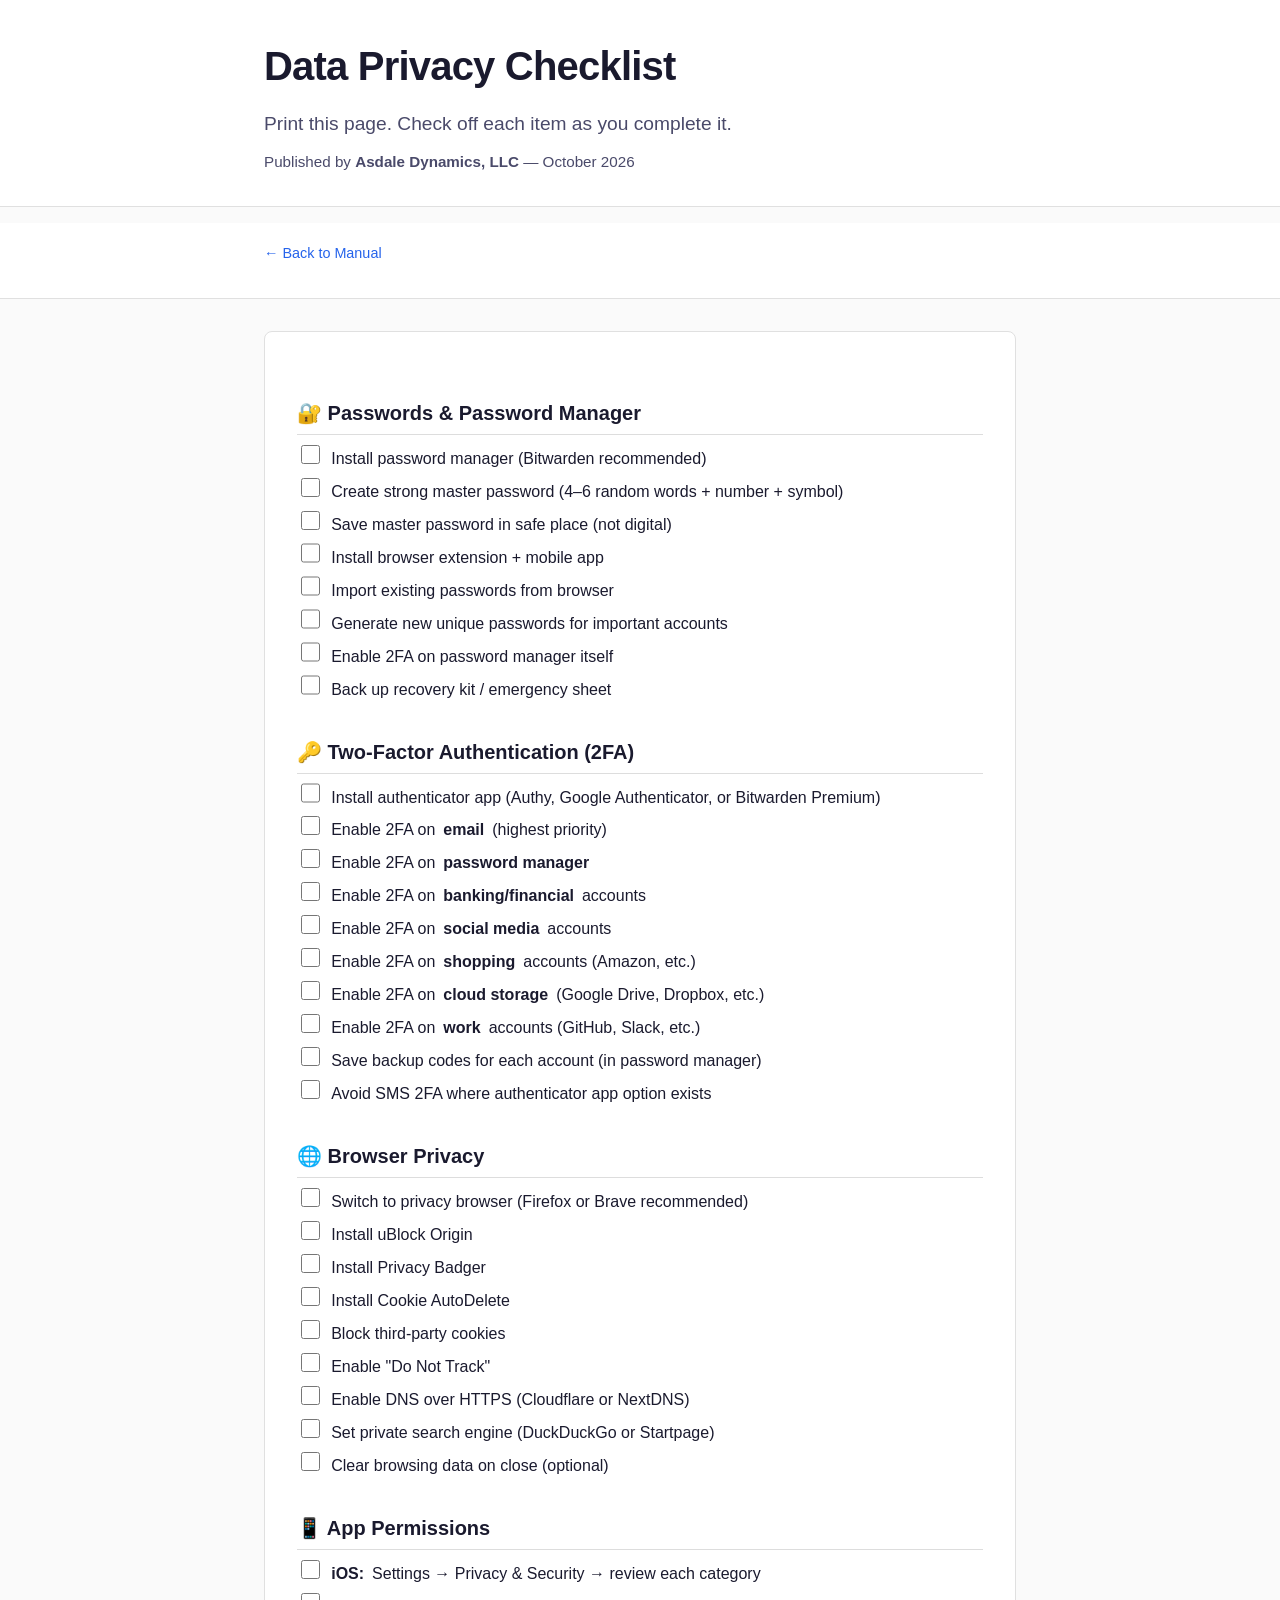
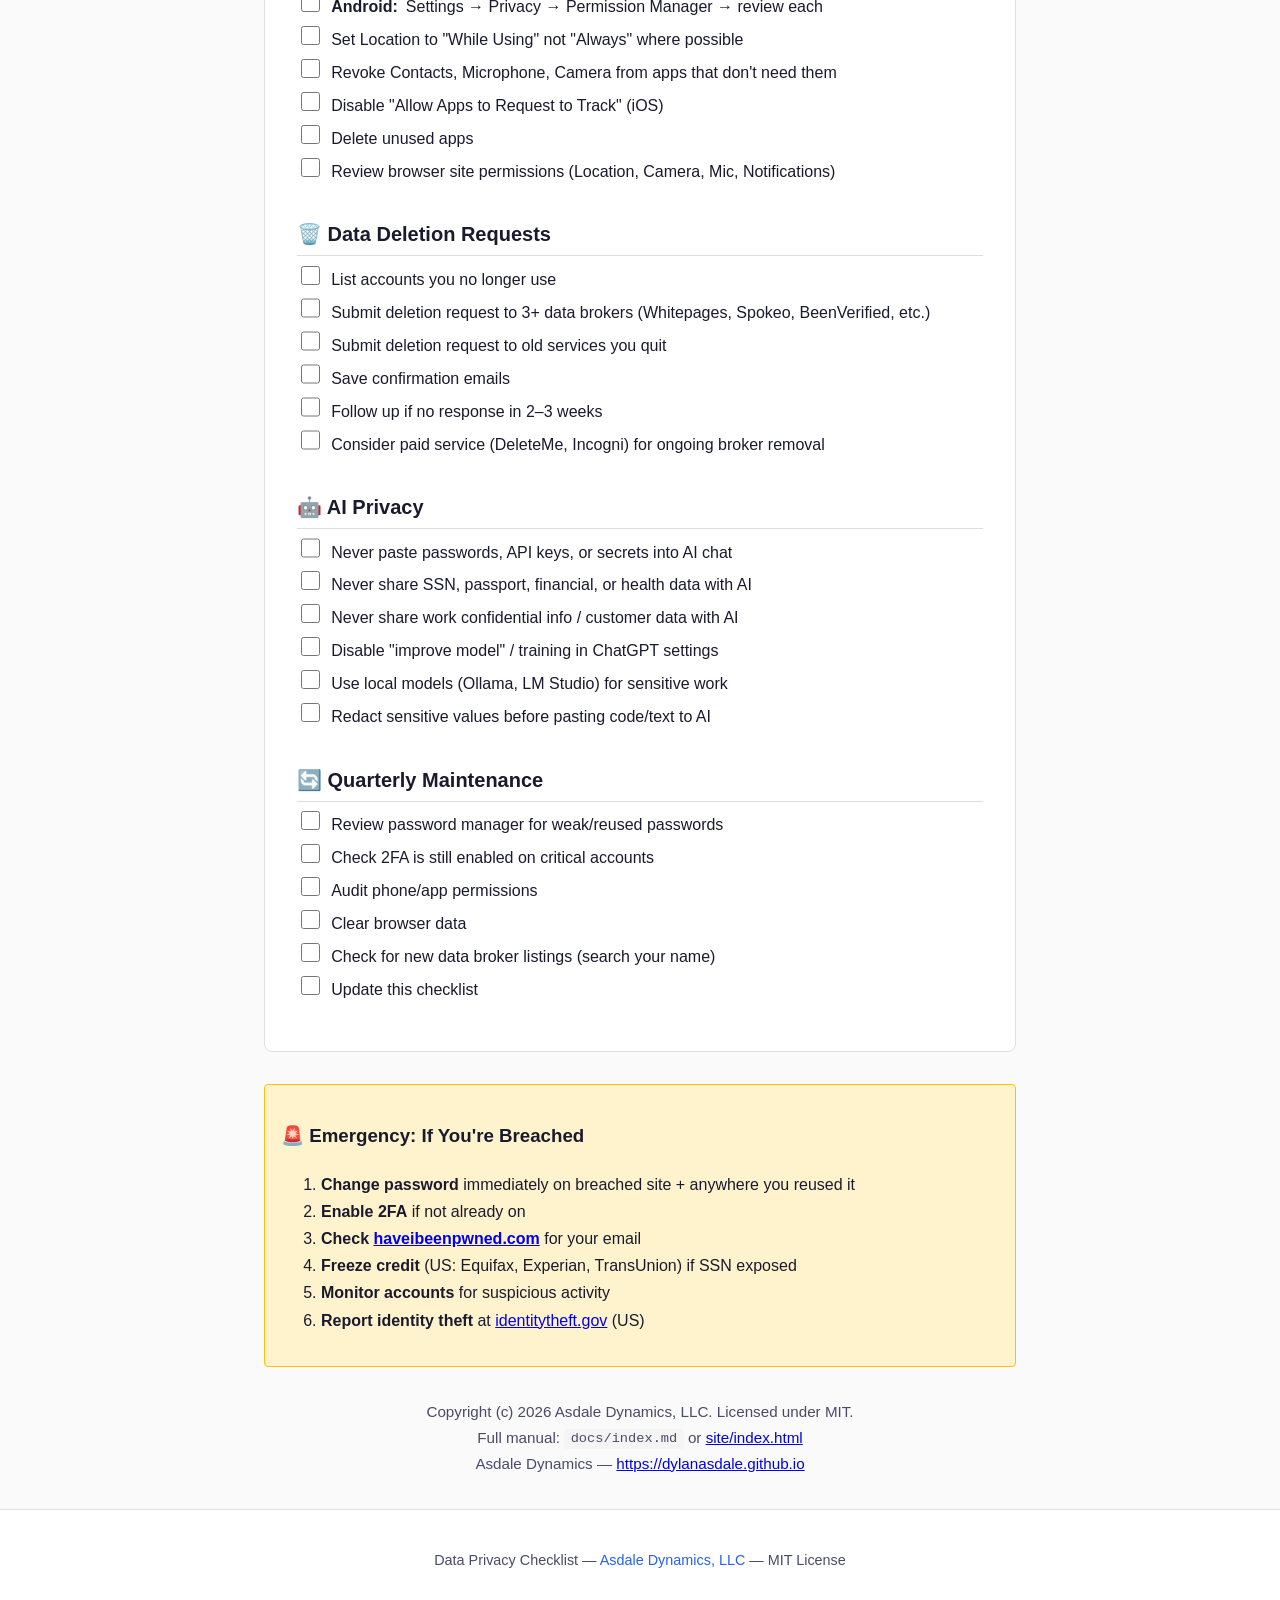
<file: site/checklist.html>
<!DOCTYPE html>
<html lang="en">
<head>
  <meta charset="UTF-8">
  <meta name="viewport" content="width=device-width, initial-scale=1.0">
  <meta name="description" content="Data Privacy Checklist — Printable one-page checklist for protecting personal data online.">
  <title>Data Privacy Checklist — Asdale Dynamics, LLC</title>
  <link rel="stylesheet" href="assets/style.css">
  <style>
    @media print {
      .no-print { display: none !important; }
      body { font-size: 11pt; line-height: 1.4; }
      .section { page-break-inside: avoid; }
      .checklist-item { page-break-inside: avoid; }
      a { text-decoration: none; color: inherit; }
      .site-header, .site-footer { display: none; }
    }
    .checklist-item { display: flex; align-items: baseline; gap: 0.5rem; margin: 0.25rem 0; }
    .checklist-item input[type="checkbox"] { width: 1.2rem; height: 1.2rem; flex-shrink: 0; margin-top: 0.1rem; }
    .checklist-group { margin-bottom: 1rem; }
    .checklist-group h3 { margin-bottom: 0.5rem; border-bottom: 1px solid #ddd; padding-bottom: 0.25rem; }
    .emergency { background: #fff3cd; border: 1px solid #ffc107; padding: 1rem; border-radius: 4px; margin-top: 2rem; }
  </style>
</head>
<body>
  <header class="site-header no-print">
    <div class="container">
      <h1>Data Privacy Checklist</h1>
      <p class="subtitle">Print this page. Check off each item as you complete it.</p>
      <p class="credit">Published by <strong>Asdale Dynamics, LLC</strong> — October 2026</p>
    </div>
  </header>

  <nav class="toc no-print" aria-label="Navigation">
    <div class="container">
      <a href="index.html" class="back-link">← Back to Manual</a>
    </div>
  </nav>

  <main class="container">
    <section class="section">
      <div class="checklist-group">
        <h3>🔐 Passwords & Password Manager</h3>
        <label class="checklist-item"><input type="checkbox"> Install password manager (Bitwarden recommended)</label>
        <label class="checklist-item"><input type="checkbox"> Create strong master password (4–6 random words + number + symbol)</label>
        <label class="checklist-item"><input type="checkbox"> Save master password in safe place (not digital)</label>
        <label class="checklist-item"><input type="checkbox"> Install browser extension + mobile app</label>
        <label class="checklist-item"><input type="checkbox"> Import existing passwords from browser</label>
        <label class="checklist-item"><input type="checkbox"> Generate new unique passwords for important accounts</label>
        <label class="checklist-item"><input type="checkbox"> Enable 2FA on password manager itself</label>
        <label class="checklist-item"><input type="checkbox"> Back up recovery kit / emergency sheet</label>
      </div>

      <div class="checklist-group">
        <h3>🔑 Two-Factor Authentication (2FA)</h3>
        <label class="checklist-item"><input type="checkbox"> Install authenticator app (Authy, Google Authenticator, or Bitwarden Premium)</label>
        <label class="checklist-item"><input type="checkbox"> Enable 2FA on <strong>email</strong> (highest priority)</label>
        <label class="checklist-item"><input type="checkbox"> Enable 2FA on <strong>password manager</strong></label>
        <label class="checklist-item"><input type="checkbox"> Enable 2FA on <strong>banking/financial</strong> accounts</label>
        <label class="checklist-item"><input type="checkbox"> Enable 2FA on <strong>social media</strong> accounts</label>
        <label class="checklist-item"><input type="checkbox"> Enable 2FA on <strong>shopping</strong> accounts (Amazon, etc.)</label>
        <label class="checklist-item"><input type="checkbox"> Enable 2FA on <strong>cloud storage</strong> (Google Drive, Dropbox, etc.)</label>
        <label class="checklist-item"><input type="checkbox"> Enable 2FA on <strong>work</strong> accounts (GitHub, Slack, etc.)</label>
        <label class="checklist-item"><input type="checkbox"> Save backup codes for each account (in password manager)</label>
        <label class="checklist-item"><input type="checkbox"> Avoid SMS 2FA where authenticator app option exists</label>
      </div>

      <div class="checklist-group">
        <h3>🌐 Browser Privacy</h3>
        <label class="checklist-item"><input type="checkbox"> Switch to privacy browser (Firefox or Brave recommended)</label>
        <label class="checklist-item"><input type="checkbox"> Install uBlock Origin</label>
        <label class="checklist-item"><input type="checkbox"> Install Privacy Badger</label>
        <label class="checklist-item"><input type="checkbox"> Install Cookie AutoDelete</label>
        <label class="checklist-item"><input type="checkbox"> Block third-party cookies</label>
        <label class="checklist-item"><input type="checkbox"> Enable "Do Not Track"</label>
        <label class="checklist-item"><input type="checkbox"> Enable DNS over HTTPS (Cloudflare or NextDNS)</label>
        <label class="checklist-item"><input type="checkbox"> Set private search engine (DuckDuckGo or Startpage)</label>
        <label class="checklist-item"><input type="checkbox"> Clear browsing data on close (optional)</label>
      </div>

      <div class="checklist-group">
        <h3>📱 App Permissions</h3>
        <label class="checklist-item"><input type="checkbox"> <strong>iOS:</strong> Settings → Privacy & Security → review each category</label>
        <label class="checklist-item"><input type="checkbox"> <strong>Android:</strong> Settings → Privacy → Permission Manager → review each</label>
        <label class="checklist-item"><input type="checkbox"> Set Location to "While Using" not "Always" where possible</label>
        <label class="checklist-item"><input type="checkbox"> Revoke Contacts, Microphone, Camera from apps that don't need them</label>
        <label class="checklist-item"><input type="checkbox"> Disable "Allow Apps to Request to Track" (iOS)</label>
        <label class="checklist-item"><input type="checkbox"> Delete unused apps</label>
        <label class="checklist-item"><input type="checkbox"> Review browser site permissions (Location, Camera, Mic, Notifications)</label>
      </div>

      <div class="checklist-group">
        <h3>🗑️ Data Deletion Requests</h3>
        <label class="checklist-item"><input type="checkbox"> List accounts you no longer use</label>
        <label class="checklist-item"><input type="checkbox"> Submit deletion request to 3+ data brokers (Whitepages, Spokeo, BeenVerified, etc.)</label>
        <label class="checklist-item"><input type="checkbox"> Submit deletion request to old services you quit</label>
        <label class="checklist-item"><input type="checkbox"> Save confirmation emails</label>
        <label class="checklist-item"><input type="checkbox"> Follow up if no response in 2–3 weeks</label>
        <label class="checklist-item"><input type="checkbox"> Consider paid service (DeleteMe, Incogni) for ongoing broker removal</label>
      </div>

      <div class="checklist-group">
        <h3>🤖 AI Privacy</h3>
        <label class="checklist-item"><input type="checkbox"> Never paste passwords, API keys, or secrets into AI chat</label>
        <label class="checklist-item"><input type="checkbox"> Never share SSN, passport, financial, or health data with AI</label>
        <label class="checklist-item"><input type="checkbox"> Never share work confidential info / customer data with AI</label>
        <label class="checklist-item"><input type="checkbox"> Disable "improve model" / training in ChatGPT settings</label>
        <label class="checklist-item"><input type="checkbox"> Use local models (Ollama, LM Studio) for sensitive work</label>
        <label class="checklist-item"><input type="checkbox"> Redact sensitive values before pasting code/text to AI</label>
      </div>

      <div class="checklist-group">
        <h3>🔄 Quarterly Maintenance</h3>
        <label class="checklist-item"><input type="checkbox"> Review password manager for weak/reused passwords</label>
        <label class="checklist-item"><input type="checkbox"> Check 2FA is still enabled on critical accounts</label>
        <label class="checklist-item"><input type="checkbox"> Audit phone/app permissions</label>
        <label class="checklist-item"><input type="checkbox"> Clear browser data</label>
        <label class="checklist-item"><input type="checkbox"> Check for new data broker listings (search your name)</label>
        <label class="checklist-item"><input type="checkbox"> Update this checklist</label>
      </div>
    </section>

    <section class="emergency">
      <h3>🚨 Emergency: If You're Breached</h3>
      <ol>
        <li><strong>Change password</strong> immediately on breached site + anywhere you reused it</li>
        <li><strong>Enable 2FA</strong> if not already on</li>
        <li><strong>Check <a href="https://haveibeenpwned.com" target="_blank" rel="noopener">haveibeenpwned.com</a></strong> for your email</li>
        <li><strong>Freeze credit</strong> (US: Equifax, Experian, TransUnion) if SSN exposed</li>
        <li><strong>Monitor accounts</strong> for suspicious activity</li>
        <li><strong>Report identity theft</strong> at <a href="https://identitytheft.gov" target="_blank" rel="noopener">identitytheft.gov</a> (US)</li>
      </ol>
    </section>

    <p class="credit" style="margin-top: 2rem; text-align: center;">
      Copyright (c) 2026 Asdale Dynamics, LLC. Licensed under MIT.<br>
      Full manual: <code>docs/index.md</code> or <a href="index.html">site/index.html</a><br>
      Asdale Dynamics — <a href="https://dylanasdale.github.io" target="_blank" rel="noopener">https://dylanasdale.github.io</a>
    </p>
  </main>

  <footer class="site-footer no-print">
    <div class="container">
      <p>Data Privacy Checklist — <a href="https://dylanasdale.github.io" target="_blank" rel="noopener">Asdale Dynamics, LLC</a> — MIT License</p>
    </div>
  </footer>

  <script class="no-print">
    // Save checkbox state to localStorage
    document.querySelectorAll('input[type="checkbox"]').forEach((cb, i) => {
      const key = 'checklist-' + i;
      if (localStorage.getItem(key) === 'true') cb.checked = true;
      cb.addEventListener('change', () => localStorage.setItem(key, cb.checked));
    });
  </script>
</body>
</html>
</file>
<file: site/assets/style.css>
/* Data Privacy Basics — Stylesheet */
/* Asdale Dynamics, LLC — October 2026 */

:root {
  --color-bg: #fafafa;
  --color-text: #1a1a2e;
  --color-text-light: #4a4a6a;
  --color-primary: #2563eb;
  --color-primary-hover: #1d4ed8;
  --color-border: #e0e0e0;
  --color-code-bg: #f4f4f4;
  --color-table-header: #f0f0f0;
  --color-table-alt: #fafafa;
  --color-note-bg: #eff6ff;
  --color-note-border: #bfdbfe;
  --color-disclaimer-bg: #fef3c7;
  --color-disclaimer-border: #fcd34d;
  --max-width: 800px;
  --spacing: 1.5rem;
}

* {
  box-sizing: border-box;
}

html {
  scroll-behavior: smooth;
}

body {
  margin: 0;
  font-family: -apple-system, BlinkMacSystemFont, "Segoe UI", Roboto, "Helvetica Neue", Arial, sans-serif;
  line-height: 1.7;
  color: var(--color-text);
  background: var(--color-bg);
  font-size: 16px;
}

.container {
  max-width: var(--max-width);
  margin: 0 auto;
  padding: 0 var(--spacing);
}

/* Header */
.site-header {
  background: #fff;
  border-bottom: 1px solid var(--color-border);
  padding: 2rem 0;
  margin-bottom: 1rem;
}

.site-header h1 {
  margin: 0 0 0.5rem;
  font-size: 2.5rem;
  font-weight: 700;
  color: var(--color-text);
  letter-spacing: -0.02em;
}

.subtitle {
  margin: 0 0 0.5rem;
  font-size: 1.2rem;
  color: var(--color-text-light);
  font-weight: 400;
}

.credit {
  margin: 0;
  font-size: 0.95rem;
  color: var(--color-text-light);
}

/* Table of Contents */
.toc {
  background: #fff;
  border-bottom: 1px solid var(--color-border);
  padding: 1rem 0;
  margin-bottom: 2rem;
  position: sticky;
  top: 0;
  z-index: 100;
}

.toc ul {
  display: flex;
  flex-wrap: wrap;
  gap: 0.75rem 1.5rem;
  list-style: none;
  margin: 0;
  padding: 0;
}

.toc a {
  color: var(--color-primary);
  text-decoration: none;
  font-size: 0.9rem;
  font-weight: 500;
  transition: color 0.15s;
}

.toc a:hover {
  color: var(--color-primary-hover);
  text-decoration: underline;
}

.back-link {
  display: inline-block;
  color: var(--color-primary);
  text-decoration: none;
  font-weight: 500;
  margin-bottom: 1rem;
}

.back-link:hover {
  text-decoration: underline;
}

/* Main Content */
main {
  padding-bottom: 3rem;
}

.section {
  background: #fff;
  border: 1px solid var(--color-border);
  border-radius: 8px;
  padding: 2rem;
  margin-bottom: 1.5rem;
}

.section h2 {
  margin-top: 0;
  margin-bottom: 1.5rem;
  font-size: 1.75rem;
  font-weight: 600;
  color: var(--color-text);
  padding-bottom: 0.5rem;
  border-bottom: 2px solid var(--color-primary);
}

.section h3 {
  margin-top: 2rem;
  margin-bottom: 0.75rem;
  font-size: 1.25rem;
  font-weight: 600;
  color: var(--color-text);
}

.section h4 {
  margin-top: 1.5rem;
  margin-bottom: 0.5rem;
  font-size: 1.1rem;
  font-weight: 600;
  color: var(--color-text);
}

.section p {
  margin: 0 0 1rem;
}

.section ul, .section ol {
  margin: 0 0 1rem;
  padding-left: 1.5rem;
}

.section li {
  margin-bottom: 0.5rem;
}

.section li:last-child {
  margin-bottom: 0;
}

.section a {
  color: var(--color-primary);
  text-decoration: none;
}

.section a:hover {
  text-decoration: underline;
}

/* Steps */
.steps {
  counter-reset: step;
  list-style: none;
  padding-left: 0;
}

.steps li {
  position: relative;
  padding-left: 3rem;
  margin-bottom: 1.25rem;
}

.steps li::before {
  counter-increment: step;
  content: counter(step);
  position: absolute;
  left: 0;
  top: 0;
  width: 2rem;
  height: 2rem;
  background: var(--color-primary);
  color: #fff;
  border-radius: 50%;
  display: flex;
  align-items: center;
  justify-content: center;
  font-weight: 600;
  font-size: 0.9rem;
  flex-shrink: 0;
}

/* Recommendations */
.recommendations {
  list-style: none;
  padding-left: 0;
}

.recommendations li {
  padding-left: 1.5rem;
  position: relative;
  margin-bottom: 0.5rem;
}

.recommendations li::before {
  content: "→";
  position: absolute;
  left: 0;
  color: var(--color-primary);
  font-weight: bold;
}

/* Tables */
table {
  width: 100%;
  border-collapse: collapse;
  margin: 1rem 0;
  font-size: 0.95rem;
}

th, td {
  padding: 0.75rem 1rem;
  text-align: left;
  border-bottom: 1px solid var(--color-border);
}

th {
  background: var(--color-table-header);
  font-weight: 600;
  color: var(--color-text);
}

tbody tr:nth-child(even) td {
  background: var(--color-table-alt);
}

tbody tr:hover td {
  background: #f5f5f5;
}

/* Code */
code {
  font-family: "SF Mono", "Fira Code", "Monaco", "Consolas", monospace;
  font-size: 0.9em;
  background: var(--color-code-bg);
  padding: 0.15rem 0.4rem;
  border-radius: 4px;
}

pre {
  background: #1e1e1e;
  color: #d4d4d4;
  padding: 1.25rem;
  border-radius: 8px;
  overflow-x: auto;
  margin: 1rem 0;
  line-height: 1.6;
}

pre code {
  background: none;
  padding: 0;
  font-size: 0.9rem;
  color: inherit;
}

/* Note boxes */
.note {
  background: var(--color-note-bg);
  border-left: 4px solid var(--color-primary);
  padding: 1rem 1.25rem;
  margin: 1rem 0;
  border-radius: 0 8px 8px 0;
}

.note strong {
  display: inline-block;
  margin-bottom: 0.25rem;
}

/* Disclaimer */
.disclaimer {
  background: var(--color-disclaimer-bg);
  border: 1px solid var(--color-disclaimer-border);
  border-radius: 8px;
  padding: 1.25rem;
}

.disclaimer p {
  margin: 0 0 0.5rem;
}

.disclaimer p:last-child {
  margin-bottom: 0;
}

/* Footer */
.site-footer {
  background: #fff;
  border-top: 1px solid var(--color-border);
  padding: 1.5rem 0;
  margin-top: 2rem;
  text-align: center;
  color: var(--color-text-light);
  font-size: 0.9rem;
}

.site-footer a {
  color: var(--color-primary);
  text-decoration: none;
}

.site-footer a:hover {
  text-decoration: underline;
}

/* Print styles */
@media print {
  .site-header, .toc, .site-footer, .no-print {
    display: none !important;
  }
  .section {
    border: none;
    box-shadow: none;
    padding: 0;
    margin-bottom: 2rem;
    page-break-inside: avoid;
  }
  .section h2 {
    border-bottom: 1px solid #ccc;
  }
  body {
    font-size: 11pt;
    line-height: 1.5;
  }
  a {
    text-decoration: none;
    color: inherit;
  }
  pre {
    background: #f4f4f4;
    color: #1a1a2e;
    border: 1px solid #ddd;
  }
  code {
    background: #f4f4f4;
  }
}

/* Responsive */
@media (max-width: 600px) {
  .site-header h1 {
    font-size: 1.75rem;
  }
  .subtitle {
    font-size: 1rem;
  }
  .toc ul {
    flex-direction: column;
    gap: 0.5rem;
  }
  .section {
    padding: 1.25rem;
  }
  .section h2 {
    font-size: 1.4rem;
  }
  .steps li {
    padding-left: 2.5rem;
  }
  .steps li::before {
    width: 1.75rem;
    height: 1.75rem;
    font-size: 0.8rem;
  }
  table {
    font-size: 0.85rem;
  }
  th, td {
    padding: 0.5rem;
  }
}
</file>
